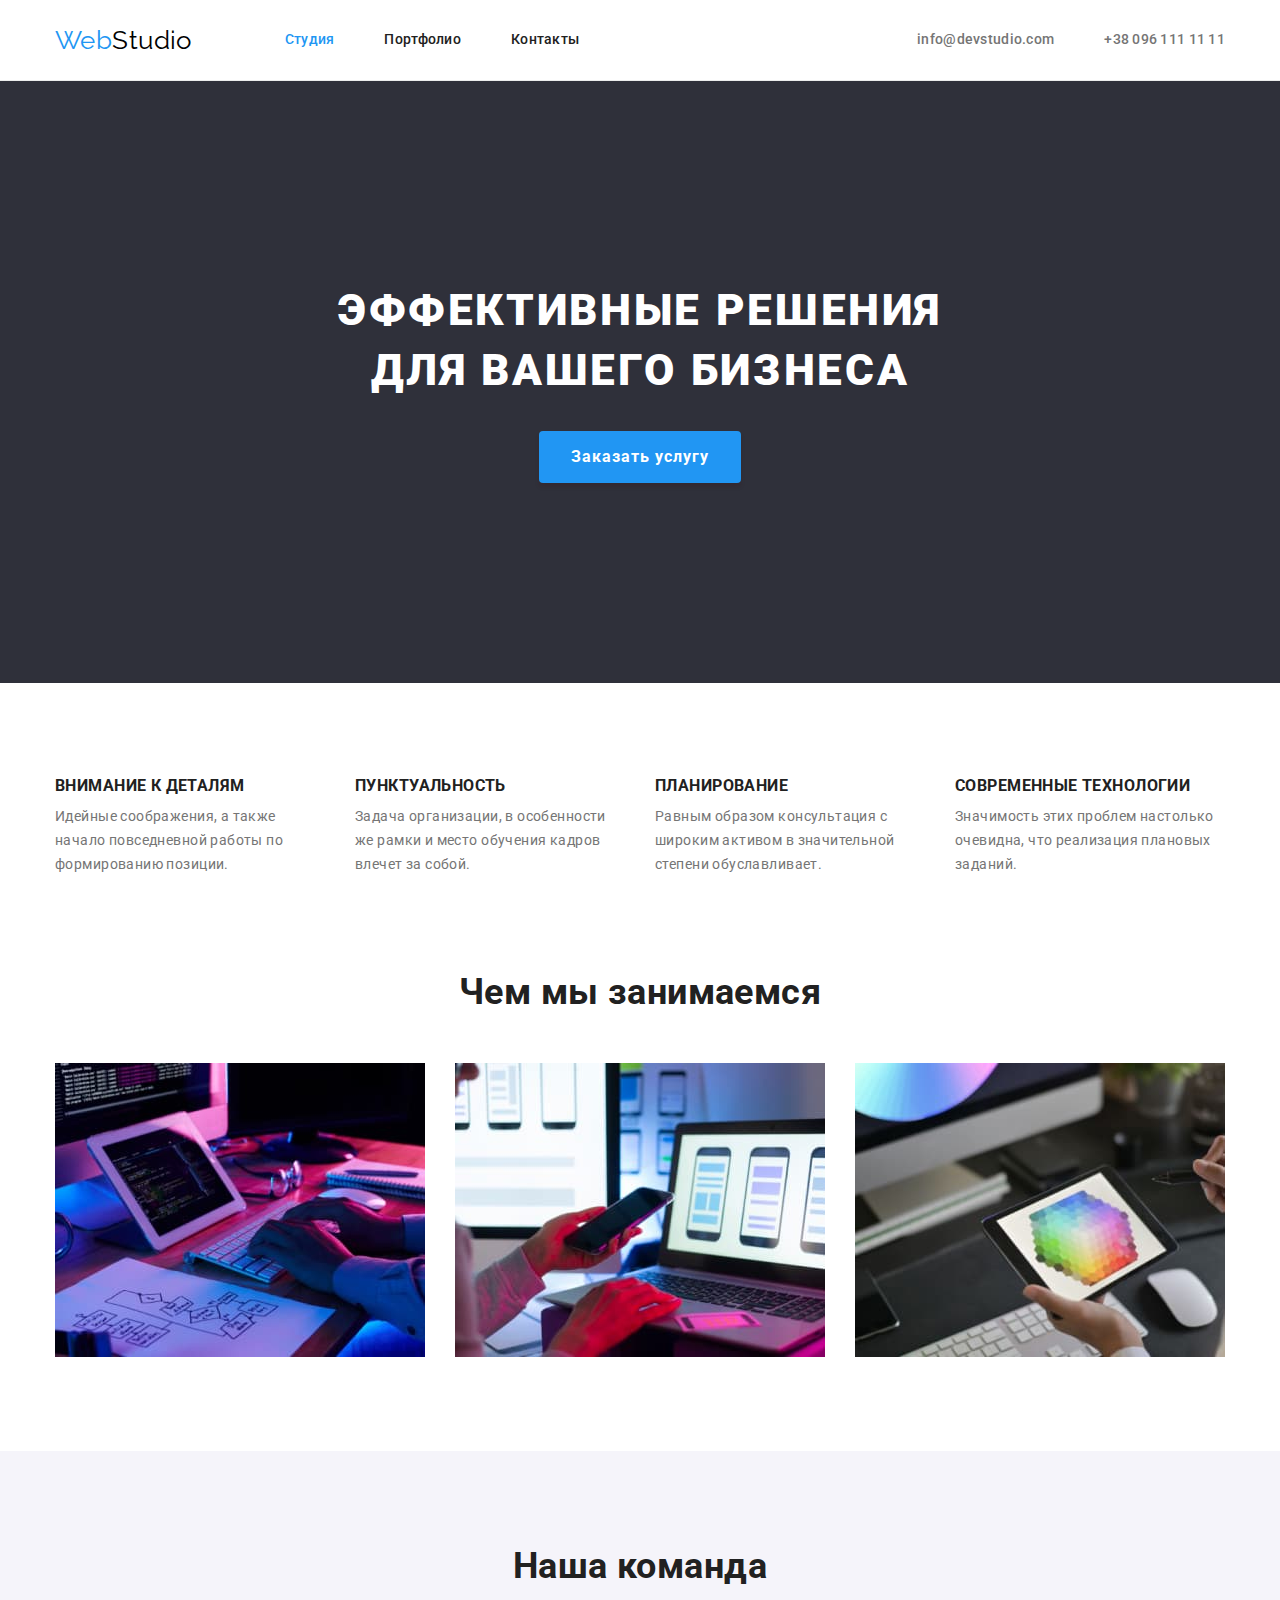
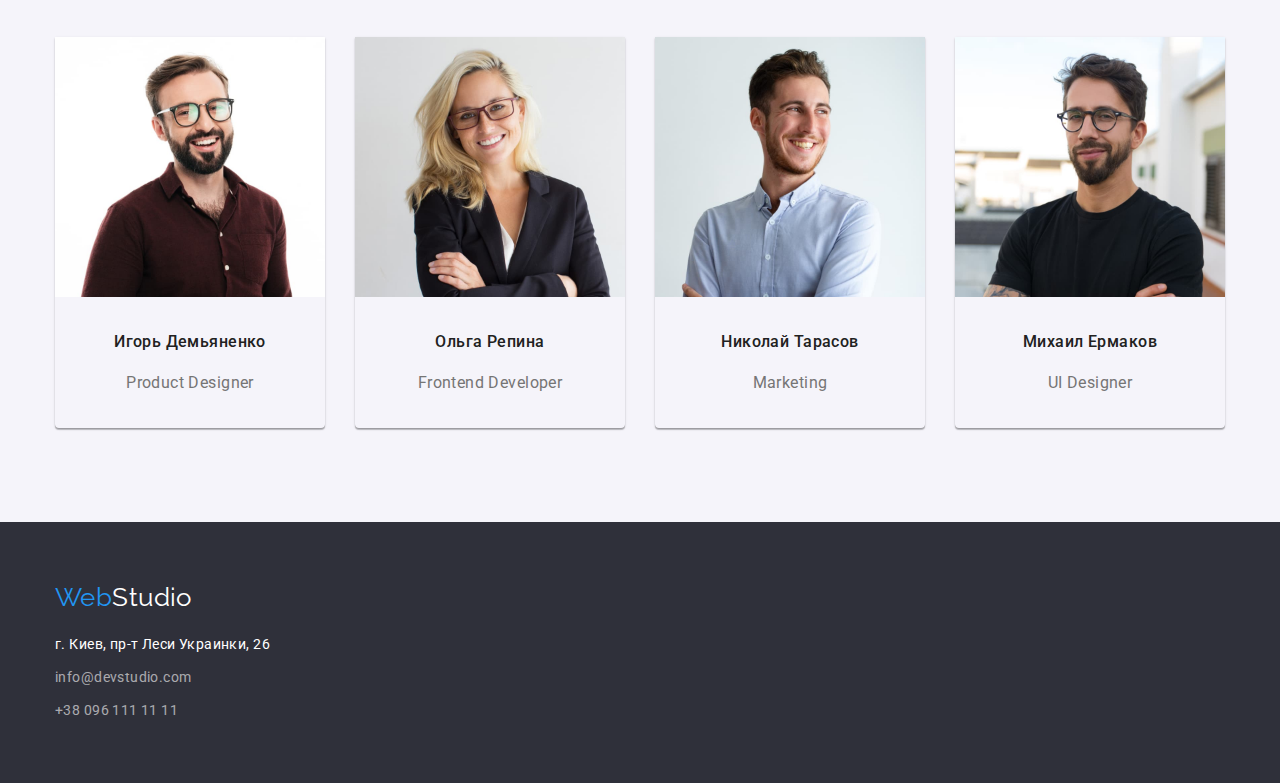
<file: index.html>
<!DOCTYPE html>
<html lang="ru">
  <head>
    <meta charset="UTF-8" />
    <meta http-equiv="X-UA-Compatible" content="IE=edge" />
    <meta name="viewport" content="width=device-width, initial-scale=1.0" />
    <title>Web studio</title>
    <link
      href="https://fonts.googleapis.com/css2?family=Raleway:wght@700&family=Roboto:wght@400;500;700;900&display=swap"
      rel="stylesheet"
    />
    <link
      rel="stylesheet"
      href="https://cdnjs.cloudflare.com/ajax/libs/modern-normalize/1.0.0/modern-normalize.min.css"
    />
    <link rel="stylesheet" href="./css/style.css" />
  </head>
  <body>
    <header class="page-header">
      <div class="container main-nav">
        <nav class="site-nav">
          <a href="./index.html" class="logo"><span>Web</span>Studio</a>
          <ul class="nav list">
            <li class="item"><a href="" class="nav-link current">Студия</a></li>
            <li class="item">
              <a href="./portfolio.html" class="nav-link">Портфолио</a>
            </li>
            <li class="item"><a href="" class="nav-link">Контакты</a></li>
          </ul>
        </nav>
        <ul class="contacts list">
          <li class="item">
            <a href="mailto:info@devstudio.com" class="contacts-link"
              >info@devstudio.com</a
            >
          </li>
          <li class="item">
            <a href="tel:+380961111111" class="contacts-link"
              >+38 096 111 11 11</a
            >
          </li>
        </ul>
      </div>
    </header>
    <main>
      <!-- hero -->

      <section class="hero">
        <h1 class="hero-title">Эффективные решения для вашего бизнеса</h1>
        <button type="button" class="button">Заказать услугу</button>
      </section>

      <!-- features -->
      <section class="section">
        <div class="container">
          <h2 class="visually-hidden">Особенности</h2>
          <ul class="features list">
            <li class="features-item">
              <h3 class="features-title">Внимание к деталям</h3>
              <p>
                Идейные соображения, а также начало повседневной работы по
                формированию позиции.
              </p>
            </li>
            <li class="features-item">
              <h3 class="features-title">Пунктуальность</h3>
              <p>
                Задача организации, в особенности же рамки и место обучения
                кадров влечет за собой.
              </p>
            </li>
            <li class="features-item">
              <h3 class="features-title">Планирование</h3>
              <p>
                Равным образом консультация с широким активом в значительной
                степени обуславливает.
              </p>
            </li>
            <li class="features-item">
              <h3 class="features-title">Современные технологии</h3>
              <p>
                Значимость этих проблем настолько очевидна, что реализация
                плановых заданий.
              </p>
            </li>
          </ul>
        </div>
      </section>
      <section class="section no-padding">
        <div class="container">
          <h2 class="section-title">Чем мы занимаемся</h2>
          <ul class="work list">
            <li class="work-item">
              <img
                src="./images/desktop_apps.jpg"
                alt="Десктопные приложения"
                width="370"
                height="294"
              />
            </li>
            <li class="work-item">
              <img
                src="./images/mobile_apps.jpg"
                alt="Мобильные приложения"
                width="370"
                height="294"
              />
            </li>
            <li class="work-item">
              <img
                src="./images/design_solutions.jpg"
                alt="Дизайнерские решения"
                width="370"
                height="294"
              />
            </li>
          </ul>
        </div>
      </section>
      <section class="section team">
        <h2 class="section-title">Наша команда</h2>
        <ul class="workers list">
          <li class="workers-card">
            <img
              src="./images/product_designer.jpg"
              alt="Фотография Игоря Демьяненко"
              width="270"
              height="260"
              class="worker-foto"
            />
            <div class="card-content">
              <h3 class="workers-title">Игорь Демьяненко</h3>
              <p lang="en" class="workers-position">Product Designer</p>
            </div>
          </li>
          <li class="workers-card">
            <img
              src="./images/frontend_developer.jpg"
              alt="Фотография Ольги Репиной"
              width="270"
              height="260"
              class="worker-foto"
            />
            <div class="card-content">
              <h3 class="workers-title">Ольга Репина</h3>
              <p lang="en" class="workers-position">Frontend Developer</p>
            </div>
          </li>
          <li class="workers-card">
            <img
              src="./images/marketing.jpg"
              alt="Фотография Николая Тарасова"
              width="270"
              height="260"
              class="worker-foto"
            />
            <div class="card-content">
              <h3 class="workers-title">Николай Тарасов</h3>
              <p lang="en" class="workers-position">Marketing</p>
            </div>
          </li>
          <li class="workers-card">
            <img
              src="./images/ui_designer.jpg"
              alt="Фотография Михаила Ермакова"
              width="270"
              height="260"
              class="worker-foto"
            />
            <div class="card-content">
              <h3 class="workers-title">Михаил Ермаков</h3>
              <p lang="en" class="workers-position">UI Designer</p>
            </div>
          </li>
        </ul>
      </section>
    </main>

    <footer class="footer">
      <div class="container">
        <a href="./index.html" class="logo"><span>Web</span>Studio</a>
        <div class="footer-connect">
          <ul class="list">
            <li class="connect-item">
              <address>г. Киев, пр-т Леси Украинки, 26</address>
            </li>
            <li class="connect-item">
              <a href="mailto:info@devstudio.com" class="footer-link"
                >info@devstudio.com</a
              >
            </li>
            <li class="connect-item">
              <a href="tel:+380961111111" class="footer-link"
                >+38 096 111 11 11</a
              >
            </li>
          </ul>
        </div>
      </div>
    </footer>
  </body>
</html>
</file>
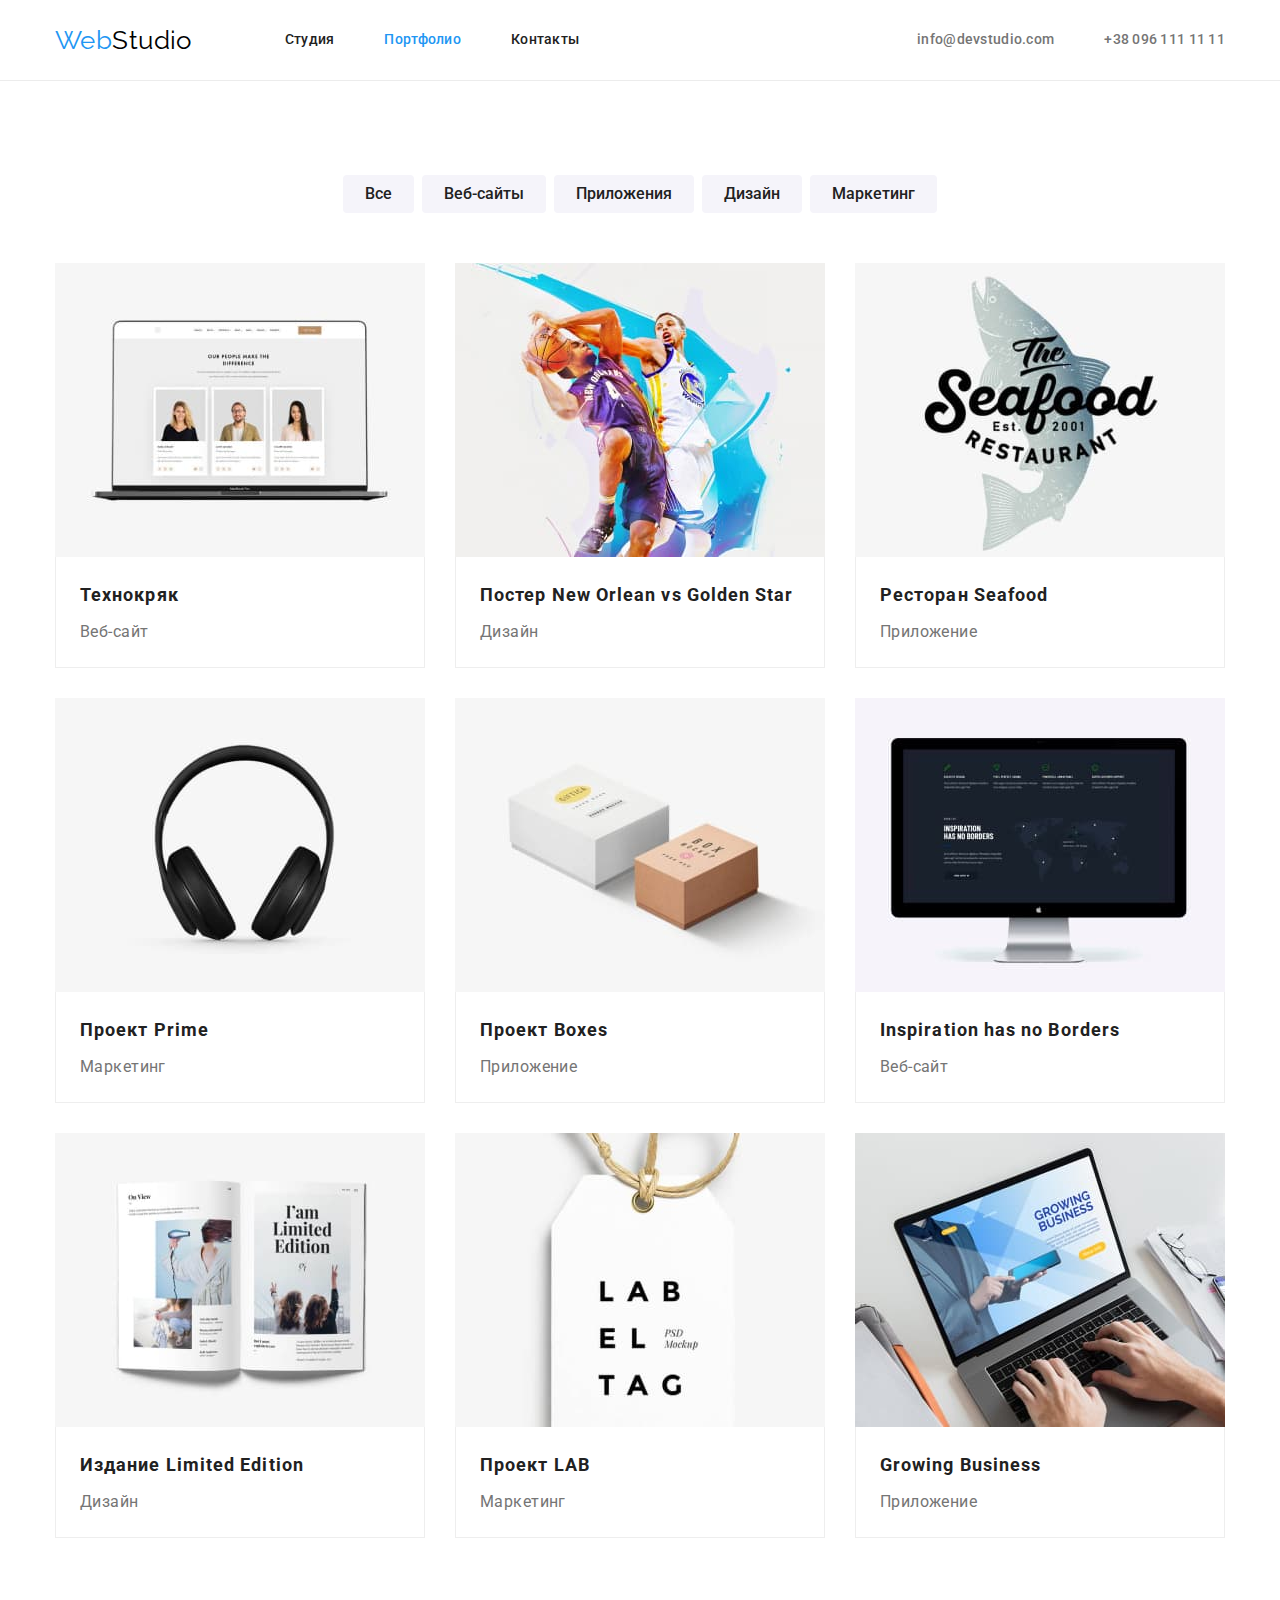
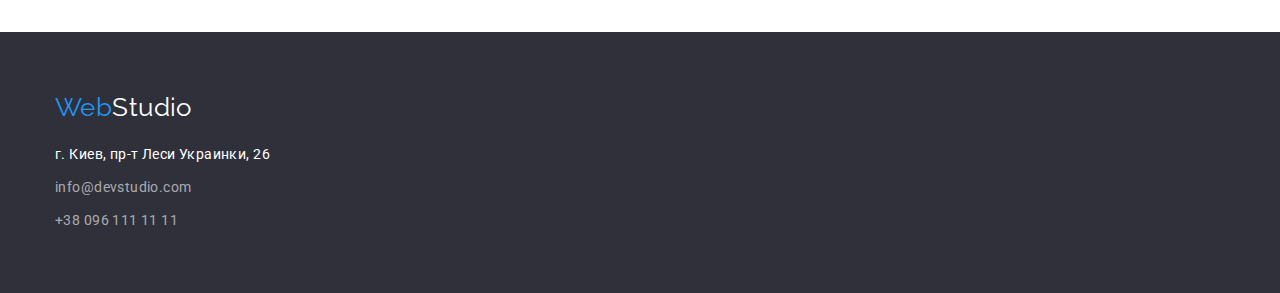
<file: portfolio.html>
<!DOCTYPE html>
<html lang="ru">
  <head>
    <meta charset="UTF-8" />
    <meta http-equiv="X-UA-Compatible" content="IE=edge" />
    <meta name="viewport" content="width=device-width, initial-scale=1.0" />
    <title>Portfolio</title>
    <link
      href="https://fonts.googleapis.com/css2?family=Raleway:wght@700&family=Roboto:wght@400;500;700;900&display=swap"
      rel="stylesheet"
    />
    <link
      rel="stylesheet"
      href="https://cdnjs.cloudflare.com/ajax/libs/modern-normalize/1.0.0/modern-normalize.min.css"
    />
    <link rel="stylesheet" href="./css/style.css" />
  </head>
  <body>
    <header class="page-header">
      <div class="container main-nav">
        <nav class="site-nav">
          <a href="./index.html" class="logo"><span>Web</span>Studio</a>
          <ul class="nav list">
            <li class="item">
              <a href="./index.html" class="nav-link">Студия</a>
            </li>
            <li class="item">
              <a href="" class="nav-link current">Портфолио</a>
            </li>
            <li class="item"><a href="" class="nav-link">Контакты</a></li>
          </ul>
        </nav>
        <ul class="contacts list">
          <li class="item">
            <a href="mailto:info@devstudio.com" class="contacts-link"
              >info@devstudio.com</a
            >
          </li>
          <li class="item">
            <a href="tel:+380961111111" class="contacts-link"
              >+38 096 111 11 11</a
            >
          </li>
        </ul>
      </div>
    </header>

    <main>
      <section class="section">
        <div class="container">
          <h1 class="visually-hidden">Примерs наших работ</h1>
          <ul class="filter list">
            <li class="filter-but">
              <button type="button" class="button">Все</button>
            </li>
            <li class="filter-but">
              <button type="button" class="button">Веб-сайты</button>
            </li>
            <li class="filter-but">
              <button type="button" class="button">Приложения</button>
            </li>
            <li class="filter-but">
              <button type="button" class="button">Дизайн</button>
            </li>
            <li class="filter-but">
              <button type="button" class="button">Маркетинг</button>
            </li>
          </ul>
          <ul class="examples list">
            <li class="examples-card">
              <img
                src="./images/tehnokryak.jpg"
                alt="Страница сайта Технокряк"
                width="370px"
                height="294px"
              />
              <div class="card-box">
                <h2 class="examples-title">Технокряк</h2>
                <p class="examples-desc">Веб-сайт</p>
              </div>
            </li>
            <li class="examples-card">
              <img
                src="./images/new_orlean.jpg"
                alt="Рекламный банер"
                width="370px"
                height="294px"
              />
              <div class="card-box">
                <h2 class="examples-title">Постер New Orlean vs Golden Star</h2>
                <p class="examples-desc">Дизайн</p>
              </div>
            </li>
            <li class="examples-card">
              <img
                src="./images/sea_food.jpg"
                alt="Логотип ресторана"
                width="370px"
                height="294px"
              />
              <div class="card-box">
                <h2 class="examples-title">Ресторан Seafood</h2>
                <p class="examples-desc">Приложение</p>
              </div>
            </li>
            <li class="examples-card">
              <img
                src="./images/progect_prime.jpg"
                alt="Наушники"
                width="370px"
                height="294px"
              />
              <div class="card-box">
                <h2 class="examples-title">Проект Prime</h2>
                <p class="examples-desc">Маркетинг</p>
              </div>
            </li>
            <li class="examples-card">
              <img
                src="./images/progect_boxes.jpg"
                alt="Коробки"
                width="370px"
                height="294px"
              />
              <div class="card-box">
                <h2 class="examples-title">Проект Boxes</h2>
                <p class="examples-desc">Приложение</p>
              </div>
            </li>
            <li class="examples-card">
              <img
                src="./images/inspiration.jpg"
                alt="Старница сайта"
                width="370px"
                height="294px"
              />
              <div class="card-box">
                <h2 class="examples-title">Inspiration has no Borders</h2>
                <p class="examples-desc">Веб-сайт</p>
              </div>
            </li>
            <li class="examples-card">
              <img
                src="./images/edition.jpg"
                alt="Страницы журнала"
                width="370px"
                height="294px"
              />
              <div class="card-box">
                <h2 class="examples-title">Издание Limited Edition</h2>
                <p class="examples-desc">Дизайн</p>
              </div>
            </li>
            <li class="examples-card">
              <img
                src="./images/progect_lab.jpg"
                alt="Логотип проэкта"
                width="370px"
                height="294px"
              />
              <div class="card-box">
                <h2 class="examples-title">Проект LAB</h2>
                <p class="examples-desc">Маркетинг</p>
              </div>
            </li>
            <li class="examples-card">
              <img
                src="./images/growing_business.jpg"
                alt="Страница сайта на ноутбуке"
                width="370px"
                height="294px"
              />
              <div class="card-box">
                <h2 class="examples-title">Growing Business</h2>
                <p class="examples-desc">Приложение</p>
              </div>
            </li>
          </ul>
        </div>
      </section>
    </main>
    <!-- Footer -->
    <footer class="footer">
      <div class="container">
        <a href="./index.html" class="logo"><span>Web</span>Studio</a>
        <div class="footer-connect">
          <ul class="list">
            <li class="connect-item">
              <address>г. Киев, пр-т Леси Украинки, 26</address>
            </li>
            <li class="connect-item">
              <a href="mailto:info@devstudio.com" class="footer-link"
                >info@devstudio.com</a
              >
            </li>
            <li class="connect-item">
              <a href="tel:+380961111111" class="footer-link"
                >+38 096 111 11 11</a
              >
            </li>
          </ul>
        </div>
      </div>
    </footer>
  </body>
</html>
</file>
<file: css/style.css>
:root {
  --primary-text-color: #757575;
  --title-text-color: #212121;
  --accent-color: #2196f3;
  --primary-white-color: #ffffff;
  --secondary-background-color: #2f303a;
  --footer-text-color: rgba(255, 255, 255, 0.6);
  --secondary-accent-color: #f5f4fa;
  --box-shadow: 0px 1px 3px rgba(0, 0, 0, 0.12), 0px 1px 1px rgba(0, 0, 0, 0.14),
    0px 2px 1px rgba(0, 0, 0, 0.2);
  --borders-color: #eeeeee;
  --footer-border-color: #ececec;
}

.list {
  margin: 0;
  padding: 0;

  list-style: none;
}

body {
  background-color: var(--primary-white-color);
  color: var(--primary-text-color);

  font-family: Roboto, sans-serif;
  font-size: 14px;
  line-height: 1.71;
  letter-spacing: 0.03em;
}

h1,
h2,
h3,
p {
  margin-top: 0;
  margin-bottom: 0;
}

.visually-hidden {
  position: absolute;
  width: 1px;
  height: 1px;
  margin: -1px;
  border: 0;
  padding: 0;

  white-space: nowrap;
  clip-path: inset(100%);
  clip: rect(0 0 0 0);
  overflow: hidden;
}

img {
  display: block;
  max-width: 100%;
}

.container {
  width: 1200px;
  margin-right: auto;
  margin-left: auto;
  padding-right: 15px;
  padding-left: 15px;
}

/* section */

.section {
  padding-top: 94px;
  padding-bottom: 94px;
}
.section.no-padding {
  padding-top: 0;
}

.section-title {
  margin-top: 0;
  margin-bottom: 50px;

  color: var(--title-text-color);
  font-weight: 700;
  font-size: 36px;
  line-height: 1.17;
  text-align: center;
}

/* header */

.page-header {
  border-bottom: 1px solid var(--footer-border-color);
}
.main-nav {
  display: flex;
}
.site-nav {
  display: flex;
  align-items: center;
}
.logo {
  color: #000000;
  font-family: Raleway, sans-serif;
  font-size: 26px;
  line-height: 1.19;
  text-decoration: none;
}

.logo > span {
  color: var(--accent-color);
}

.nav {
  display: flex;
  margin-left: 93px;
}

.nav .item + .item {
  margin-left: 50px;
}
.nav-link {
  color: var(--title-text-color);
}

.contacts {
  display: flex;
  margin-left: auto;
}
.contacts .item + .item {
  margin-left: 50px;
}

.contacts-link {
  color: var(--primary-text-color);
}

.nav-link,
.contacts-link {
  display: block;
  padding-top: 32px;
  padding-bottom: 32px;

  font-weight: 500;
  line-height: 1.14;
  letter-spacing: 0.02em;
  text-decoration: none;
}

.nav-link.current {
  color: var(--accent-color);
}

.nav-link:hover,
.nav-link:focus,
.contacts-link:hover,
.contacts-link:focus {
  color: var(--accent-color);
}

/* hero */
.hero {
  padding-top: 200px;
  padding-bottom: 200px;

  background-color: var(--secondary-background-color);
  text-align: center;
}
.hero-title {
  margin-bottom: 30px;
  width: 696px;
  margin-left: auto;
  margin-right: auto;

  color: var(--primary-white-color);
  font-weight: 900;
  font-size: 44px;
  line-height: 1.36;
  text-align: center;
  letter-spacing: 0.06em;
  text-transform: uppercase;
}

/* features */

.features {
  display: flex;
  flex-wrap: wrap;
}

.features-item {
  width: calc((100% - 90px) / 4);
}

.features-item + .features-item {
  margin-left: 30px;
}

.features-title {
  margin-bottom: 10px;

  color: var(--title-text-color);
  font-weight: 700;
  line-height: 1.14;
  text-transform: uppercase;
}

/* list of our works */

.work {
  display: flex;
}

.work-item + .work-item {
  margin-left: 30px;
}

/* team */

.team {
  /* padding-bottom: 0; */

  background-color: var(--secondary-accent-color);
}
.team .section-title {
  margin-bottom: 50px;
}
.workers {
  display: flex;
  justify-content: center;
}
.workers-card + .workers-card {
  margin-left: 30px;
}
.workers-card {
  box-shadow: var(--box-shadow);
  border-radius: 0px 0px 4px 4px;
}

.workers-title {
  margin-bottom: 10px;
  color: var(--title-text-color);
  font-weight: 500;
}

.card-content {
  padding-top: 30px;
  padding-bottom: 30px;
}

.workers-title,
.workers-position {
  font-size: 16px;
  line-height: 1.9;
  text-align: center;
}

/* portfolio */

.filter {
  display: flex;
  justify-content: center;
  margin-bottom: 50px;
}

.filter-but + .filter-but {
  margin-left: 8px;
}

/* examples card-set */
.examples {
  display: flex;
  flex-wrap: wrap;

  margin-top: -30px;
  margin-left: -30px;
}

.examples-card {
  flex-basis: calc(100% / 3 - 30px);

  margin-top: 30px;
  margin-left: 30px;
}

.card-box {
  padding: 20px 24px;
  border: 1px solid var(--borders-color);
  border-top: 0;
}

.examples-title {
  margin-bottom: 4px;

  color: var(--title-text-color);
  font-weight: 700;
  font-size: 18px;
  line-height: 2;
  letter-spacing: 0.06em;
}

.examples-desc {
  font-size: 16px;
  line-height: 1.88;
}

/* button */
.button {
  border-radius: 4px;
  border: 0;
  padding: 6px 22px;

  color: var(--title-text-color);
  cursor: pointer;
  background-color: var(--secondary-accent-color);
  font-family: inherit;
  font-weight: 500;
  font-size: 16px;
  line-height: 1.62;
  text-align: center;
}
.hero .button {
  padding: 11px 32px;
  display: inline-block;

  box-shadow: 0px 4px 4px rgba(77, 6, 6, 0.15);
  text-align: center;
  color: var(--primary-white-color);
  background-color: var(--accent-color);
  font-weight: 700;
  line-height: 1.87;
  letter-spacing: 0.06em;
}

.filter .button:hover,
.filter .button:focus {
  color: var(--primary-white-color);
  background-color: var(--accent-color);
}

/* footer */
.footer {
  padding-top: 60px;
  padding-bottom: 60px;

  background-color: var(--secondary-background-color);
  color: var(--primary-white-color);
}

.footer .logo {
  display: inline-block;
  margin-bottom: 20px;

  color: var(--primary-white-color);
}

address {
  font-style: normal;
}

.connect-item:not(:last-child) {
  margin-bottom: 9px;
}
.footer-link {
  margin-bottom: 60px;
  color: var(--footer-text-color);
  text-decoration: none;
}

.footer-link:hover,
.footer-link:focus {
  color: var(--accent-color);
}
</file>
